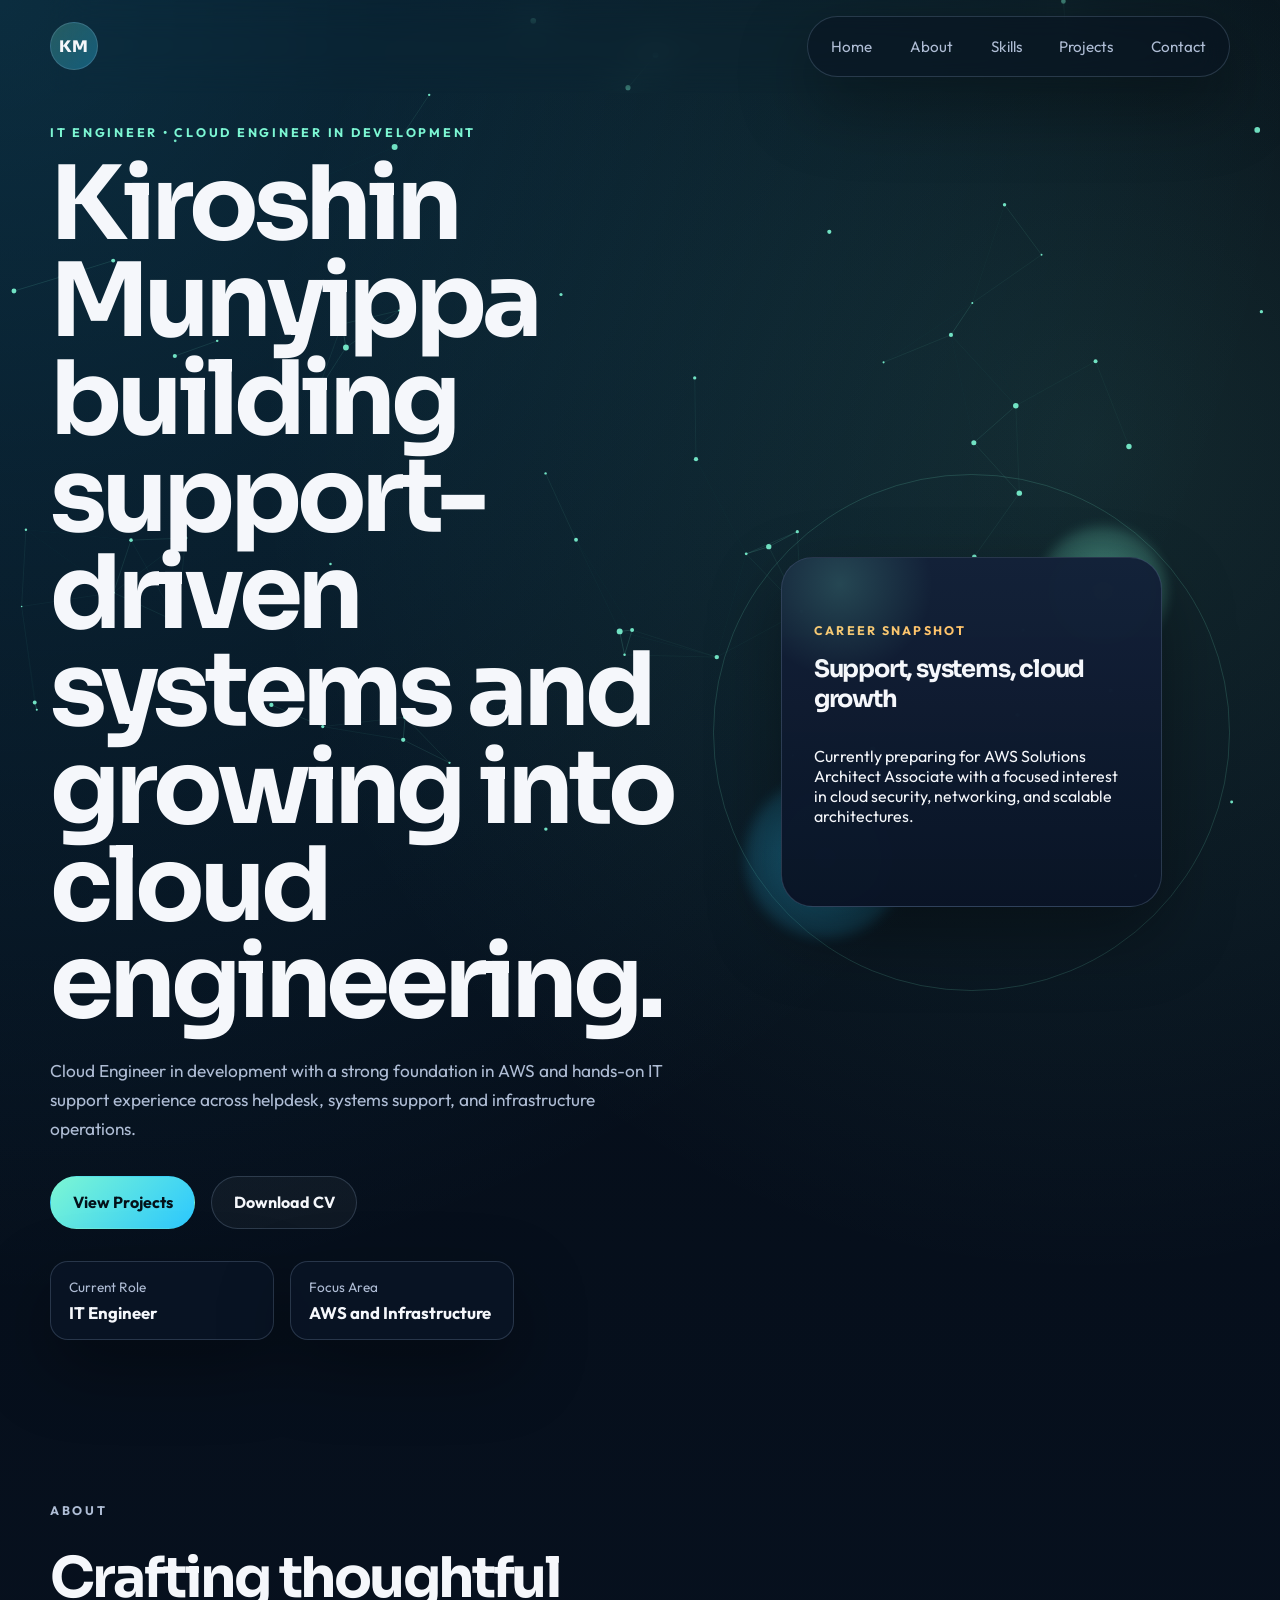
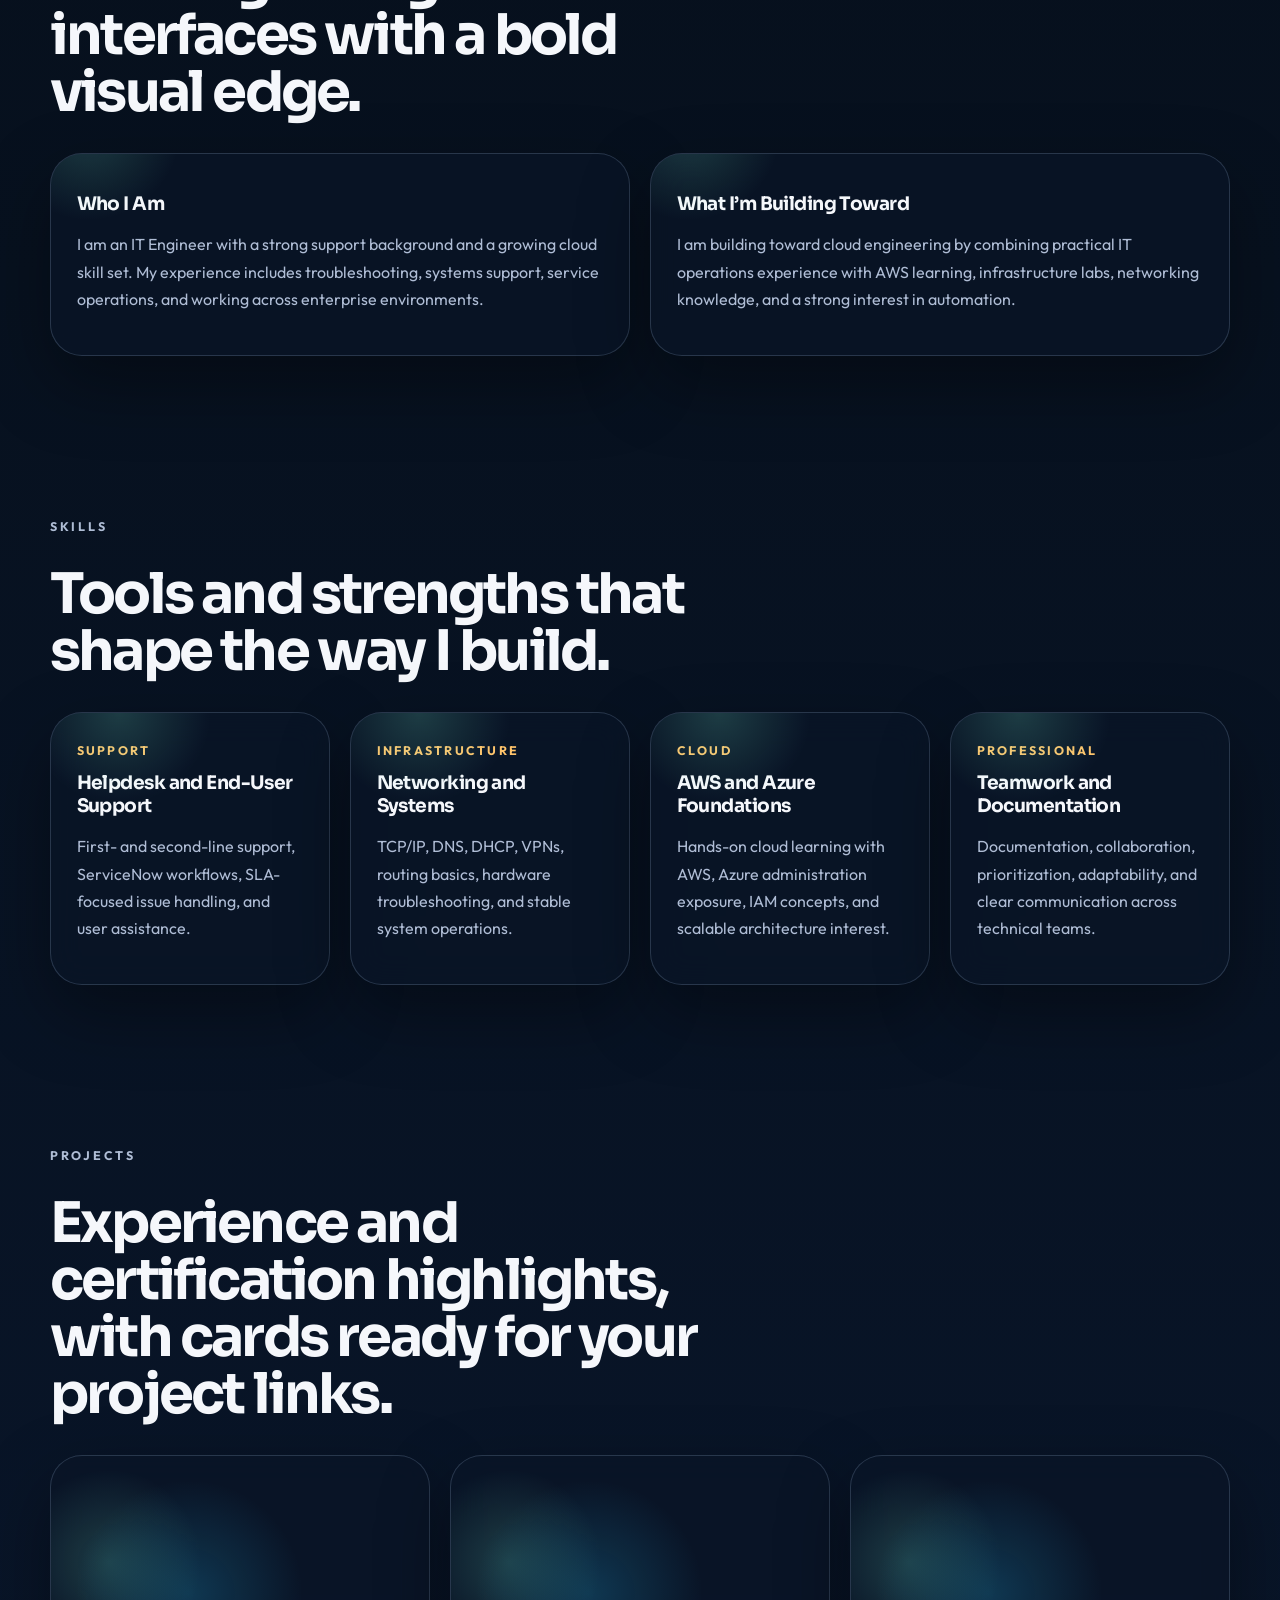
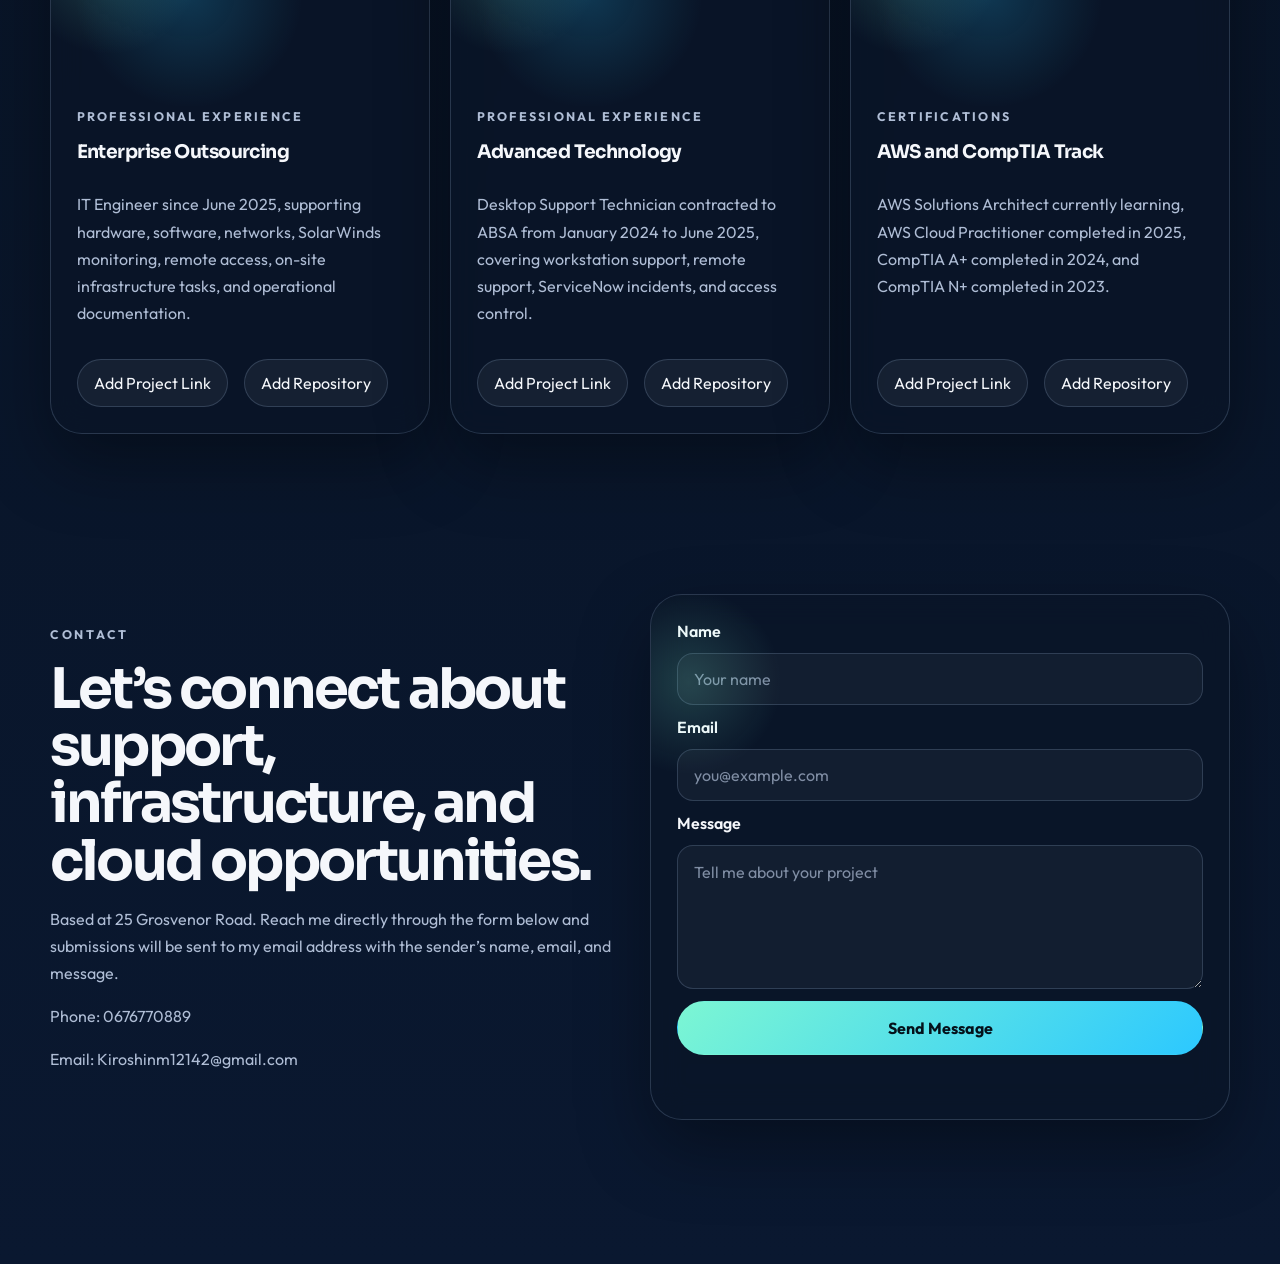
<file: New project/index.html>
<!DOCTYPE html>
<html lang="en">
<head>
  <meta charset="UTF-8">
  <meta name="viewport" content="width=device-width, initial-scale=1.0">
  <title>Kiroshin Munyippa | Portfolio</title>
  <meta
    name="description"
    content="Kiroshin Munyippa portfolio featuring IT support experience, cloud engineering growth, certifications, and interactive project cards."
  >
  <link rel="preconnect" href="https://fonts.googleapis.com">
  <link rel="preconnect" href="https://fonts.gstatic.com" crossorigin>
  <link
    href="https://fonts.googleapis.com/css2?family=Outfit:wght@300;400;500;600;700;800&family=Sora:wght@400;500;600;700;800&display=swap"
    rel="stylesheet"
  >
  <link rel="stylesheet" href="style.css">
  <link rel="stylesheet" href="transitions.css">
</head>
<body>
  <canvas id="particle-canvas" aria-hidden="true"></canvas>

  <div class="page-noise" aria-hidden="true"></div>

  <header class="site-header">
    <a class="brand" href="#home">KM</a>

    <nav class="site-nav" aria-label="Primary">
      <a href="#home">Home</a>
      <a href="#about">About</a>
      <a href="#skills">Skills</a>
      <a href="#projects">Projects</a>
      <a href="#contact">Contact</a>
    </nav>

    <button class="menu-toggle" type="button" aria-expanded="false" aria-controls="mobile-menu">
      Menu
    </button>
  </header>

  <nav class="mobile-menu" id="mobile-menu" aria-label="Mobile">
    <a href="#home">Home</a>
    <a href="#about">About</a>
    <a href="#skills">Skills</a>
    <a href="#projects">Projects</a>
    <a href="#contact">Contact</a>
  </nav>

  <main class="page-shell">
    <section class="hero section" id="home">
      <div class="hero-copy reveal">
        <p class="eyebrow">IT Engineer • Cloud Engineer In Development</p>
        <h1>
          Kiroshin Munyippa building support-driven systems and growing into cloud engineering.
        </h1>
        <p class="hero-text">
          Cloud Engineer in development with a strong foundation in AWS and hands-on
          IT support experience across helpdesk, systems support, and infrastructure operations.
        </p>

        <div class="hero-actions">
          <a class="button button-primary" href="#projects">View Projects</a>
          <a class="button button-secondary" href="assets/Kiroshin_2026.pdf" download="Kiroshin_2026.pdf">Download CV</a>
        </div>

        <div class="hero-metrics">
          <article class="metric-card">
            <span>Current Role</span>
            <strong>IT Engineer</strong>
          </article>
          <article class="metric-card">
            <span>Focus Area</span>
            <strong>AWS and Infrastructure</strong>
          </article>
        </div>
      </div>

      <div class="hero-panel reveal">
        <div class="hero-orbit">
          <div class="orb orb-one"></div>
          <div class="orb orb-two"></div>
          <div class="glass-panel">
            <p class="glass-label">Career Snapshot</p>
            <h2>Support, systems, cloud growth</h2>
            <p>
              Currently preparing for AWS Solutions Architect Associate with a focused interest
              in cloud security, networking, and scalable architectures.
            </p>
          </div>
        </div>
      </div>
    </section>

    <section class="section about-section" id="about">
      <div class="section-heading reveal">
        <p class="eyebrow">About</p>
        <h2>Crafting thoughtful interfaces with a bold visual edge.</h2>
      </div>

      <div class="about-grid">
        <article class="about-card reveal">
          <h3>Who I Am</h3>
          <p>
            I am an IT Engineer with a strong support background and a growing cloud skill set.
            My experience includes troubleshooting, systems support, service operations, and
            working across enterprise environments.
          </p>
        </article>

        <article class="about-card reveal">
          <h3>What I’m Building Toward</h3>
          <p>
            I am building toward cloud engineering by combining practical IT operations experience
            with AWS learning, infrastructure labs, networking knowledge, and a strong interest in automation.
          </p>
        </article>
      </div>
    </section>

    <section class="section skills-section" id="skills">
      <div class="section-heading reveal">
        <p class="eyebrow">Skills</p>
        <h2>Tools and strengths that shape the way I build.</h2>
      </div>

      <div class="skills-grid">
        <article class="skill-card reveal">
          <span>Support</span>
          <h3>Helpdesk and End-User Support</h3>
          <p>First- and second-line support, ServiceNow workflows, SLA-focused issue handling, and user assistance.</p>
        </article>

        <article class="skill-card reveal">
          <span>Infrastructure</span>
          <h3>Networking and Systems</h3>
          <p>TCP/IP, DNS, DHCP, VPNs, routing basics, hardware troubleshooting, and stable system operations.</p>
        </article>

        <article class="skill-card reveal">
          <span>Cloud</span>
          <h3>AWS and Azure Foundations</h3>
          <p>Hands-on cloud learning with AWS, Azure administration exposure, IAM concepts, and scalable architecture interest.</p>
        </article>

        <article class="skill-card reveal">
          <span>Professional</span>
          <h3>Teamwork and Documentation</h3>
          <p>Documentation, collaboration, prioritization, adaptability, and clear communication across technical teams.</p>
        </article>
      </div>
    </section>

    <section class="section projects-section" id="projects">
      <div class="section-heading reveal">
        <p class="eyebrow">Projects</p>
        <h2>Experience and certification highlights, with cards ready for your project links.</h2>
      </div>

      <div class="projects-grid">
        <article class="project-card reveal tilt-card" data-tilt-card>
          <div class="project-glow"></div>
          <p class="project-tag">Professional Experience</p>
          <h3>Enterprise Outsourcing</h3>
          <p>
            IT Engineer since June 2025, supporting hardware, software, networks, SolarWinds monitoring,
            remote access, on-site infrastructure tasks, and operational documentation.
          </p>
          <div class="project-links">
            <a href="https://example.com" target="_blank" rel="noreferrer">Add Project Link</a>
            <a href="https://github.com" target="_blank" rel="noreferrer">Add Repository</a>
          </div>
        </article>

        <article class="project-card reveal tilt-card" data-tilt-card>
          <div class="project-glow"></div>
          <p class="project-tag">Professional Experience</p>
          <h3>Advanced Technology</h3>
          <p>
            Desktop Support Technician contracted to ABSA from January 2024 to June 2025,
            covering workstation support, remote support, ServiceNow incidents, and access control.
          </p>
          <div class="project-links">
            <a href="https://example.com" target="_blank" rel="noreferrer">Add Project Link</a>
            <a href="https://github.com" target="_blank" rel="noreferrer">Add Repository</a>
          </div>
        </article>

        <article class="project-card reveal tilt-card" data-tilt-card>
          <div class="project-glow"></div>
          <p class="project-tag">Certifications</p>
          <h3>AWS and CompTIA Track</h3>
          <p>
            AWS Solutions Architect currently learning, AWS Cloud Practitioner completed in 2025,
            CompTIA A+ completed in 2024, and CompTIA N+ completed in 2023.
          </p>
          <div class="project-links">
            <a href="https://example.com" target="_blank" rel="noreferrer">Add Project Link</a>
            <a href="https://github.com" target="_blank" rel="noreferrer">Add Repository</a>
          </div>
        </article>
      </div>
    </section>

    <section class="section contact-section" id="contact">
      <div class="contact-copy reveal">
        <p class="eyebrow">Contact</p>
        <h2>Let’s connect about support, infrastructure, and cloud opportunities.</h2>
        <p>
          Based at 25 Grosvenor Road. Reach me directly through the form below and submissions
          will be sent to my email address with the sender’s name, email, and message.
        </p>
        <p>Phone: 0676770889</p>
        <p>Email: Kiroshinm12142@gmail.com</p>
      </div>

      <form class="contact-form reveal" id="contact-form">
        <input type="hidden" name="_subject" value="New portfolio contact message">
        <input type="hidden" name="_captcha" value="false">

        <label for="name">Name</label>
        <input id="name" name="name" type="text" placeholder="Your name" required>

        <label for="email">Email</label>
        <input id="email" name="email" type="email" placeholder="you@example.com" required>

        <label for="message">Message</label>
        <textarea id="message" name="message" rows="5" placeholder="Tell me about your project" required></textarea>

        <button class="button button-primary" type="submit">Send Message</button>
        <p class="form-status" aria-live="polite"></p>
      </form>
    </section>
  </main>

  <script src="animations.js"></script>
</body>
</html>
</file>
<file: New project/style.css>
:root {
  --bg: #07111f;
  --bg-soft: #0d1d33;
  --surface: rgba(10, 22, 39, 0.72);
  --surface-strong: rgba(17, 34, 58, 0.92);
  --surface-light: rgba(137, 181, 255, 0.1);
  --text: #f5f7fb;
  --muted: #afbdd5;
  --line: rgba(167, 193, 229, 0.2);
  --accent: #7cf6d3;
  --accent-strong: #2cc8ff;
  --accent-warm: #ffc46b;
  --shadow: 0 28px 70px rgba(0, 0, 0, 0.35);
  --radius-xl: 32px;
  --radius-lg: 24px;
  --radius-md: 18px;
  --container: min(1180px, calc(100% - 2rem));
}

* {
  box-sizing: border-box;
}

html {
  scroll-behavior: smooth;
}

body {
  margin: 0;
  color: var(--text);
  font-family: "Outfit", sans-serif;
  background:
    radial-gradient(circle at top left, rgba(44, 200, 255, 0.18), transparent 28%),
    radial-gradient(circle at 85% 10%, rgba(124, 246, 211, 0.12), transparent 20%),
    linear-gradient(180deg, #040b15 0%, #07111f 42%, #0a1830 100%);
  overflow-x: hidden;
}

a {
  color: inherit;
  text-decoration: none;
}

button,
input,
textarea {
  font: inherit;
}

#particle-canvas {
  position: fixed;
  inset: 0;
  width: 100%;
  height: 100%;
  z-index: -2;
}

.page-noise {
  position: fixed;
  inset: 0;
  z-index: -1;
  opacity: 0.1;
  pointer-events: none;
  background-image:
    linear-gradient(rgba(255, 255, 255, 0.04) 1px, transparent 1px),
    linear-gradient(90deg, rgba(255, 255, 255, 0.04) 1px, transparent 1px);
  background-size: 120px 120px;
  mask-image: radial-gradient(circle at center, black 50%, transparent 92%);
}

.site-header,
.page-shell,
.mobile-menu {
  width: var(--container);
  margin: 0 auto;
}

.site-header {
  position: sticky;
  top: 0;
  display: flex;
  align-items: center;
  justify-content: space-between;
  gap: 1rem;
  padding: 1rem 0;
  z-index: 10;
  backdrop-filter: blur(18px);
}

.brand {
  display: inline-grid;
  place-items: center;
  width: 3rem;
  height: 3rem;
  border-radius: 50%;
  background: linear-gradient(135deg, rgba(124, 246, 211, 0.24), rgba(44, 200, 255, 0.32));
  border: 1px solid var(--line);
  font-family: "Sora", sans-serif;
  font-weight: 800;
  letter-spacing: 0.08em;
}

.site-nav,
.mobile-menu {
  background: rgba(7, 17, 31, 0.5);
  border: 1px solid var(--line);
  box-shadow: var(--shadow);
}

.site-nav {
  display: flex;
  gap: 0.35rem;
  padding: 0.45rem;
  border-radius: 999px;
}

.site-nav a,
.mobile-menu a {
  color: var(--muted);
  font-size: 0.95rem;
  padding: 0.8rem 1rem;
  border-radius: 999px;
}

.site-nav a:hover,
.mobile-menu a:hover {
  color: var(--text);
  background: rgba(124, 246, 211, 0.08);
}

.menu-toggle {
  display: none;
  border: 1px solid var(--line);
  background: rgba(12, 24, 42, 0.82);
  color: var(--text);
  padding: 0.85rem 1rem;
  border-radius: 999px;
}

.mobile-menu {
  display: none;
  grid-template-columns: 1fr;
  padding: 0.8rem;
  border-radius: var(--radius-lg);
}

.mobile-menu.is-open {
  display: grid;
}

.page-shell {
  padding-bottom: 4rem;
}

.section {
  padding: 5rem 0;
}

.hero {
  display: grid;
  grid-template-columns: 1.1fr 0.9fr;
  gap: 2rem;
  align-items: center;
  min-height: calc(100vh - 5rem);
  padding-top: 2rem;
}

.eyebrow {
  margin: 0 0 1rem;
  color: var(--accent);
  font-size: 0.78rem;
  font-weight: 700;
  text-transform: uppercase;
  letter-spacing: 0.22em;
}

.hero h1,
.section-heading h2,
.glass-panel h2,
.contact-copy h2 {
  margin: 0;
  font-family: "Sora", sans-serif;
  letter-spacing: -0.05em;
}

.hero h1 {
  max-width: 11ch;
  font-size: clamp(3.2rem, 8vw, 6.5rem);
  line-height: 0.95;
}

.hero-text,
.section-heading p,
.about-card p,
.skill-card p,
.project-card p,
.contact-copy p,
.form-status {
  color: var(--muted);
  line-height: 1.7;
}

.hero-text {
  max-width: 40rem;
  margin: 1.5rem 0 0;
  font-size: 1.08rem;
}

.hero-actions,
.project-links,
.hero-metrics {
  display: flex;
  flex-wrap: wrap;
  gap: 1rem;
}

.hero-actions {
  margin-top: 2rem;
}

.button {
  display: inline-flex;
  align-items: center;
  justify-content: center;
  min-height: 3.35rem;
  padding: 0.9rem 1.35rem;
  border: 1px solid transparent;
  border-radius: 999px;
  font-weight: 700;
  cursor: pointer;
}

.button-primary {
  color: #04111a;
  background: linear-gradient(135deg, var(--accent), var(--accent-strong));
}

.button-secondary {
  color: var(--text);
  border-color: var(--line);
  background: rgba(255, 255, 255, 0.04);
}

.metric-card,
.glass-panel,
.about-card,
.skill-card,
.project-card,
.contact-form {
  position: relative;
  overflow: hidden;
  background: var(--surface);
  border: 1px solid var(--line);
  box-shadow: var(--shadow);
  backdrop-filter: blur(16px);
}

.hero-metrics {
  margin-top: 2rem;
}

.metric-card {
  min-width: 14rem;
  padding: 1rem 1.15rem;
  border-radius: var(--radius-md);
}

.metric-card span {
  display: block;
  color: var(--muted);
  font-size: 0.85rem;
  margin-bottom: 0.35rem;
}

.metric-card strong {
  font-size: 1.05rem;
  font-weight: 700;
}

.hero-panel {
  display: flex;
  justify-content: center;
}

.hero-orbit {
  position: relative;
  width: min(34rem, 100%);
  aspect-ratio: 1 / 1;
  border-radius: 50%;
  border: 1px solid rgba(124, 246, 211, 0.16);
}

.glass-panel {
  position: absolute;
  inset: 16% 13%;
  display: grid;
  align-content: center;
  gap: 1rem;
  padding: 2rem;
  border-radius: var(--radius-xl);
  background:
    linear-gradient(180deg, rgba(19, 33, 57, 0.88), rgba(9, 19, 36, 0.92)),
    var(--surface-strong);
}

.glass-panel::before,
.about-card::before,
.skill-card::before,
.project-card::before,
.contact-form::before {
  content: "";
  position: absolute;
  inset: auto auto 65% -10%;
  width: 12rem;
  height: 12rem;
  border-radius: 50%;
  background: radial-gradient(circle, rgba(124, 246, 211, 0.18), transparent 68%);
  pointer-events: none;
}

.glass-label,
.project-tag,
.skill-card span {
  margin: 0;
  color: var(--accent-warm);
  font-size: 0.78rem;
  text-transform: uppercase;
  letter-spacing: 0.18em;
  font-weight: 700;
}

.orb {
  position: absolute;
  border-radius: 50%;
  filter: blur(6px);
}

.orb-one {
  top: 10%;
  right: 12%;
  width: 8rem;
  height: 8rem;
  background: radial-gradient(circle, rgba(124, 246, 211, 0.55), rgba(124, 246, 211, 0));
}

.orb-two {
  left: 6%;
  bottom: 10%;
  width: 10rem;
  height: 10rem;
  background: radial-gradient(circle, rgba(44, 200, 255, 0.5), rgba(44, 200, 255, 0));
}

.section-heading {
  display: grid;
  gap: 0.8rem;
  margin-bottom: 2rem;
  max-width: 42rem;
}

.section-heading h2,
.contact-copy h2 {
  font-size: clamp(2rem, 5vw, 3.5rem);
  line-height: 1.02;
}

.about-grid,
.skills-grid,
.projects-grid,
.contact-section {
  display: grid;
  gap: 1.25rem;
}

.about-grid,
.contact-section {
  grid-template-columns: repeat(2, minmax(0, 1fr));
}

.skills-grid {
  grid-template-columns: repeat(4, minmax(0, 1fr));
}

.projects-grid {
  grid-template-columns: repeat(3, minmax(0, 1fr));
  perspective: 1200px;
}

.about-card,
.skill-card,
.project-card,
.contact-form {
  border-radius: var(--radius-xl);
  padding: 1.6rem;
}

.about-card h3,
.skill-card h3,
.project-card h3 {
  margin: 0.8rem 0;
  font-family: "Sora", sans-serif;
  letter-spacing: -0.03em;
}

.project-card {
  min-height: 22rem;
  transform-style: preserve-3d;
}

.project-glow {
  position: absolute;
  inset: auto auto 0 0;
  width: 14rem;
  height: 14rem;
  background: radial-gradient(circle, rgba(44, 200, 255, 0.2), transparent 72%);
  pointer-events: none;
}

.project-card > * {
  position: relative;
  z-index: 1;
}

.project-links {
  margin-top: auto;
  padding-top: 1rem;
}

.project-card {
  display: flex;
  flex-direction: column;
}

.project-links a {
  padding: 0.8rem 1rem;
  border-radius: 999px;
  color: var(--text);
  background: rgba(255, 255, 255, 0.05);
  border: 1px solid var(--line);
}

.contact-copy {
  align-self: center;
}

.contact-form {
  display: grid;
  gap: 0.75rem;
}

.contact-form label {
  font-weight: 600;
}

.contact-form input,
.contact-form textarea {
  width: 100%;
  border: 1px solid var(--line);
  border-radius: 16px;
  padding: 0.95rem 1rem;
  color: var(--text);
  background: rgba(255, 255, 255, 0.04);
}

.contact-form textarea {
  resize: vertical;
  min-height: 9rem;
}

.contact-form input::placeholder,
.contact-form textarea::placeholder {
  color: rgba(175, 189, 213, 0.7);
}

.form-status {
  min-height: 1.4rem;
  margin: 0.25rem 0 0;
  font-size: 0.95rem;
}

.form-status.is-success {
  color: var(--accent);
}

.form-status.is-error {
  color: #ff8f8f;
}

@media (max-width: 1080px) {
  .skills-grid,
  .projects-grid {
    grid-template-columns: repeat(2, minmax(0, 1fr));
  }

  .hero,
  .about-grid,
  .contact-section {
    grid-template-columns: 1fr;
  }

  .hero {
    min-height: auto;
    padding-top: 4rem;
  }
}

@media (max-width: 780px) {
  .site-nav {
    display: none;
  }

  .menu-toggle {
    display: inline-flex;
  }

  .mobile-menu {
    margin-bottom: 1rem;
  }

  .skills-grid,
  .projects-grid {
    grid-template-columns: 1fr;
  }

  .section {
    padding: 4rem 0;
  }

  .glass-panel {
    inset: 14%;
  }
}

@media (max-width: 540px) {
  .site-header,
  .page-shell,
  .mobile-menu {
    width: min(100% - 1.2rem, 100%);
  }

  .hero h1 {
    font-size: clamp(2.8rem, 17vw, 4.4rem);
  }

  .glass-panel {
    inset: 10%;
    padding: 1.3rem;
  }

  .project-links {
    flex-direction: column;
  }
}
</file>
<file: New project/transitions.css>
.reveal {
  opacity: 0;
  transform: translateY(32px) scale(0.98);
  transition:
    opacity 700ms ease,
    transform 700ms cubic-bezier(0.22, 1, 0.36, 1);
  will-change: transform, opacity;
}

.reveal.is-visible {
  opacity: 1;
  transform: translateY(0) scale(1);
}

.button,
.site-nav a,
.mobile-menu a,
.project-card,
.project-links a,
.skill-card,
.about-card,
.metric-card,
.contact-form input,
.contact-form textarea {
  transition:
    transform 240ms ease,
    background-color 240ms ease,
    border-color 240ms ease,
    color 240ms ease,
    box-shadow 240ms ease;
}

.button:hover,
.project-links a:hover {
  transform: translateY(-3px);
  box-shadow: 0 18px 40px rgba(0, 0, 0, 0.2);
}

.button:focus-visible,
.project-links a:focus-visible,
.site-nav a:focus-visible,
.mobile-menu a:focus-visible,
.contact-form input:focus-visible,
.contact-form textarea:focus-visible {
  outline: 2px solid var(--accent);
  outline-offset: 3px;
}

.about-card:hover,
.skill-card:hover,
.contact-form:hover {
  transform: translateY(-6px);
  border-color: rgba(124, 246, 211, 0.35);
}

.project-card:hover {
  border-color: rgba(124, 246, 211, 0.34);
  box-shadow: 0 30px 70px rgba(0, 0, 0, 0.34);
}

.project-card:hover .project-glow {
  transform: scale(1.08);
}

.project-glow {
  transition: transform 300ms ease;
}

@media (prefers-reduced-motion: reduce) {
  .reveal,
  .button,
  .site-nav a,
  .mobile-menu a,
  .project-card,
  .project-links a,
  .skill-card,
  .about-card,
  .metric-card,
  .contact-form input,
  .contact-form textarea,
  .project-glow {
    transition: none;
  }
}
</file>
